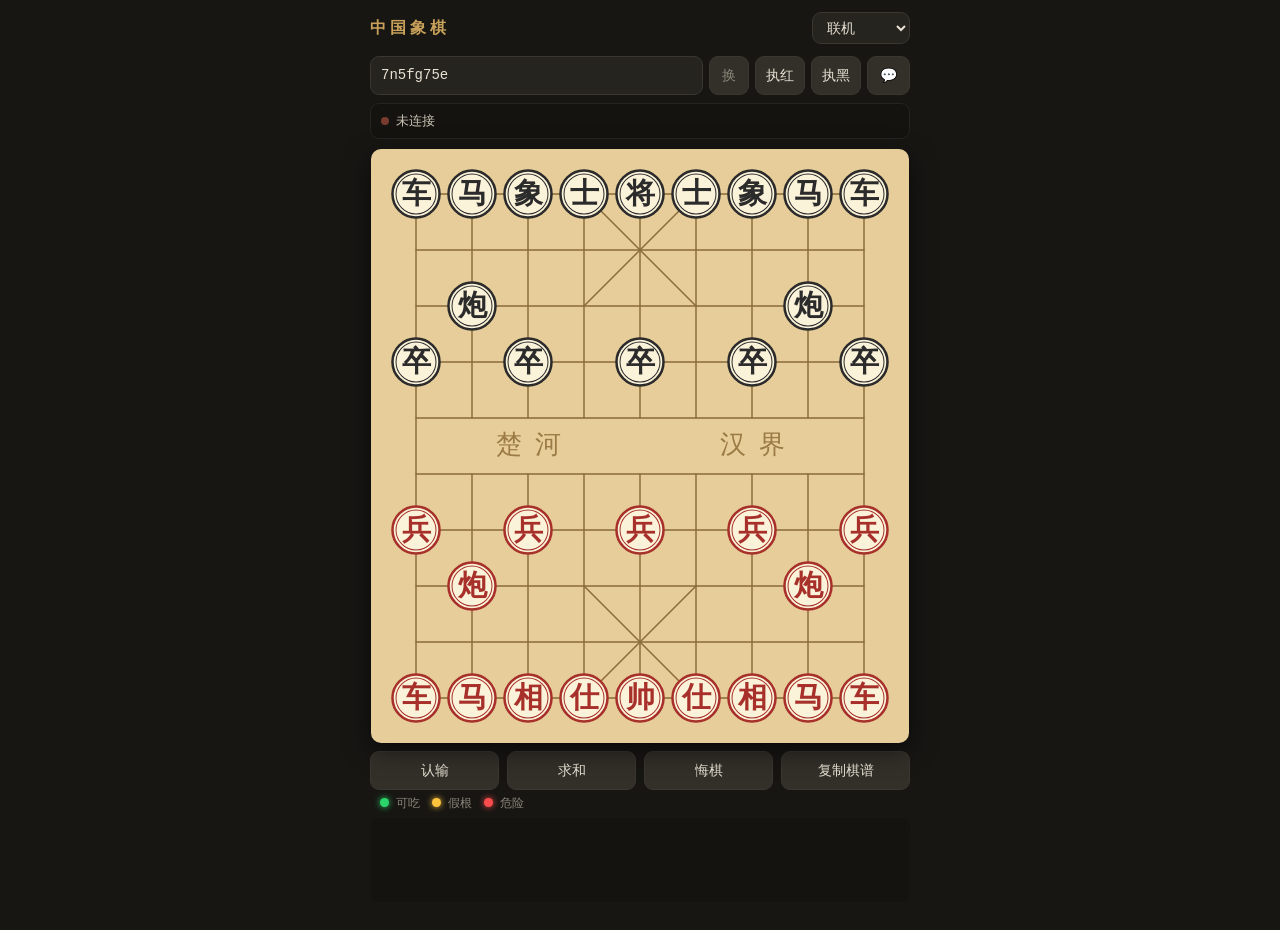
<file: index.html>
<!DOCTYPE html>
<html lang="zh-CN">
<head>
<meta charset="utf-8">
<meta name="viewport" content="width=device-width,initial-scale=1,maximum-scale=1,user-scalable=no,viewport-fit=cover">
<meta name="theme-color" content="#1b1a17">
<title>中国象棋 · 无服务器联机</title>
<link rel="stylesheet" href="style.css">
</head>
<body>
<div id="app">
  <header>
    <h1>中国象棋</h1>
    <select id="mode">
      <option value="local">本地双人</option>
      <option value="mqtt" selected>联机</option>
    </select>
  </header>

  <div class="bar" id="netRow">
    <input id="room" placeholder="房间号" maxlength="24" autocomplete="off" spellcheck="false">
    <button id="btnRand" class="ghost" title="换一个房间号">换</button>
    <button id="btnRed" class="sideBtn">执红</button>
    <button id="btnBlack" class="sideBtn">执黑</button>
    <button id="btnChat" class="ghost" title="聊天">💬</button>
  </div>

  <div id="stat"><span class="dot" id="dot"></span><span id="statText"></span></div>

  <div id="boardWrap">
    <canvas id="board"></canvas>
    <div id="flash"></div>
    <div id="banner"><div class="t"></div></div>
  </div>

  <div id="ask">
    <span id="askText"></span>
    <button id="askYes" class="primary">同意</button>
    <button id="askNo">拒绝</button>
  </div>

  <div class="actions" id="actLocal">
    <button id="btnNew">重开</button>
    <button id="btnUndo">悔棋</button>
    <button id="btnCopy">复制棋谱</button>
  </div>
  <div class="actions" id="actOnline">
    <button id="btnResign">认输</button>
    <button id="btnDraw">求和</button>
    <button id="btnUndoReq">悔棋</button>
    <button id="btnCopy2">复制棋谱</button>
  </div>

  <div id="legend"><i class="lg g"></i>可吃<i class="lg y"></i>假根<i class="lg r"></i>危险</div>

  <div id="chat" class="off">
    <div id="chatLog"></div>
    <div class="bar">
      <input id="chatIn" maxlength="80" placeholder="说点什么" autocomplete="off">
      <button id="chatSend">发送</button>
    </div>
  </div>

  <div id="log"></div>
</div>

<script src="engine.js"></script>
<script src="mate.js"></script>
<script src="mqtt.js"></script>
<script src="app.js"></script>
</body>
</html>
</file>
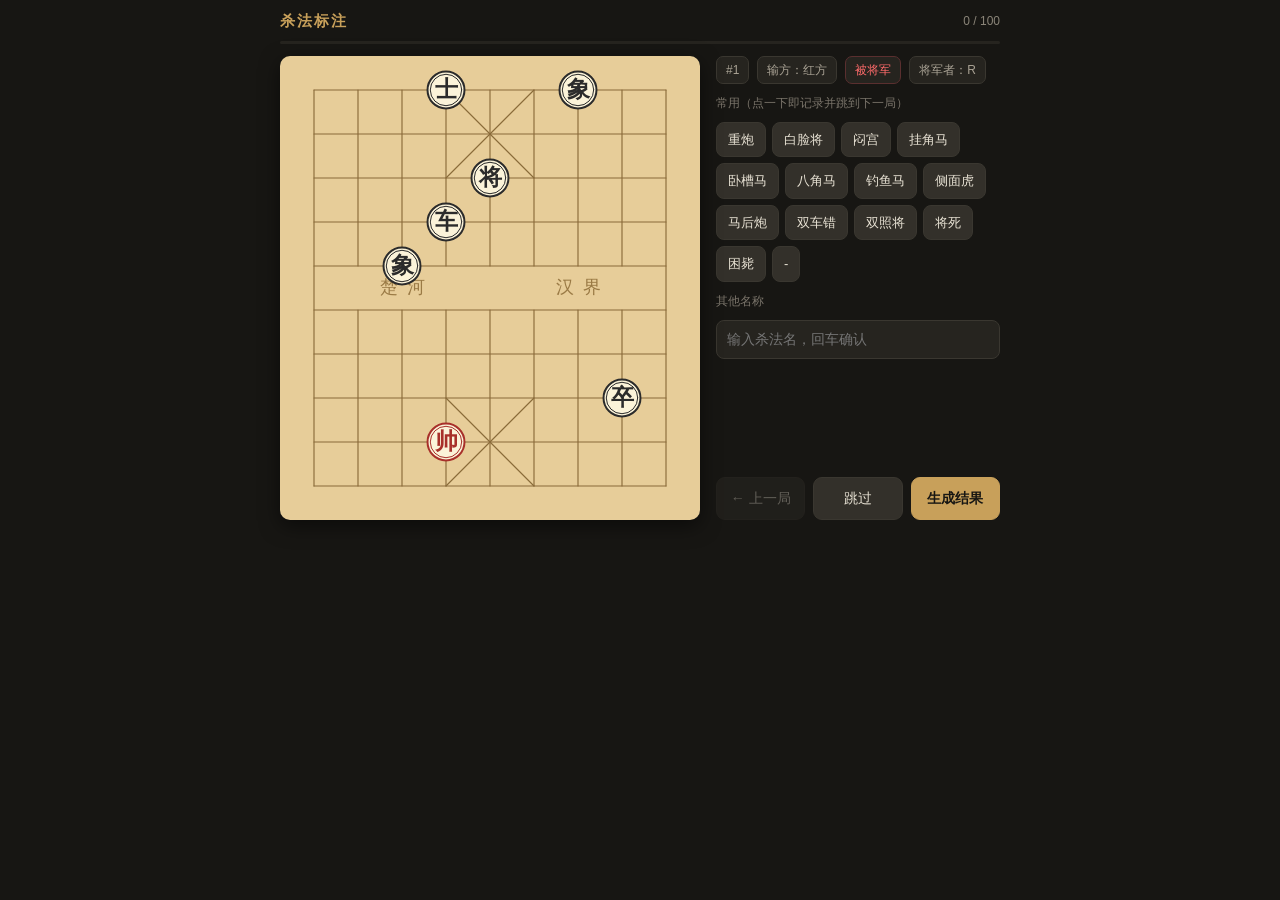
<file: docs/label.html>
<!DOCTYPE html>
<html lang="zh-CN">
<head>
<meta charset="utf-8">
<meta name="viewport" content="width=device-width,initial-scale=1">
<title>杀法标注</title>
<style>
  :root{--bg:#171613;--fg:#e8e2d4;--acc:#c8a05a;--panel:#26241f;--line:#3a3730}
  *{box-sizing:border-box;-webkit-tap-highlight-color:transparent}
  html,body{margin:0;height:100%;background:var(--bg);color:var(--fg);
    font:14px/1.5 -apple-system,BlinkMacSystemFont,"PingFang SC","Microsoft YaHei",sans-serif}
  body{display:flex;flex-direction:column;align-items:center;padding:10px}

  header{width:100%;max-width:720px;display:flex;align-items:center;justify-content:space-between;
    gap:10px;margin-bottom:8px}
  h1{font-size:15px;margin:0;color:var(--acc);letter-spacing:2px;font-weight:600}
  #prog{font-size:12px;color:#8b8579;font-variant-numeric:tabular-nums}
  .bar{width:100%;max-width:720px;height:3px;background:#26241f;border-radius:2px;margin-bottom:12px;overflow:hidden}
  .bar i{display:block;height:100%;width:0;background:var(--acc);transition:width .2s}

  #wrap{width:100%;max-width:720px;display:flex;gap:16px;flex-wrap:wrap;justify-content:center}
  #boardBox{position:relative}
  canvas{border-radius:10px;display:block;box-shadow:0 6px 20px rgba(0,0,0,.5)}

  #side{flex:1;min-width:240px;display:flex;flex-direction:column;gap:10px}
  #meta{display:flex;gap:8px;flex-wrap:wrap;font-size:12px}
  .tag{background:var(--panel);border:1px solid var(--line);border-radius:7px;padding:4px 9px;color:#a9a294}
  .tag.chk{color:#ff6b6b;border-color:#5a2f2f}

  #quick{display:flex;flex-wrap:wrap;gap:6px}
  #quick button{font:inherit;font-size:13px;padding:7px 11px;border-radius:8px;cursor:pointer;
    background:#33302a;color:var(--fg);border:1px solid var(--line);transition:.12s}
  #quick button:hover{background:#3d3931}
  #quick button.sel{background:var(--acc);color:#171613;border-color:var(--acc);font-weight:700}

  #custom{display:flex;gap:6px}
  #custom input{flex:1;font:inherit;padding:8px 10px;border-radius:8px;
    background:var(--panel);border:1px solid var(--line);color:var(--fg);outline:none}

  .nav{display:flex;gap:8px;margin-top:auto}
  .nav button{flex:1;font:inherit;padding:10px;border-radius:9px;cursor:pointer;
    background:#33302a;color:var(--fg);border:1px solid var(--line)}
  .nav button.primary{background:var(--acc);color:#171613;border-color:var(--acc);font-weight:700}
  .nav button:disabled{opacity:.35;cursor:default}

  #result{margin-top:14px;width:100%;max-width:720px;display:none}
  #result.on{display:block}
  textarea{width:100%;height:180px;font:12px/1.6 ui-monospace,Menlo,monospace;
    background:#141310;color:#a9a294;border:1px solid var(--line);border-radius:9px;padding:10px;resize:vertical}

  #toast{position:fixed;left:50%;bottom:24px;transform:translateX(-50%) translateY(80px);
    background:var(--acc);color:#171613;padding:8px 18px;border-radius:20px;font-weight:700;
    font-size:13px;opacity:0;transition:.25s;pointer-events:none}
  #toast.on{opacity:1;transform:translateX(-50%) translateY(0)}

  .hint{font-size:12px;color:#7a746a}
</style>
</head>
<body>

<header>
  <h1>杀法标注</h1>
  <span id="prog">0 / 100</span>
</header>
<div class="bar"><i id="barFill"></i></div>

<div id="wrap">
  <div id="boardBox"><canvas id="board"></canvas></div>

  <div id="side">
    <div id="meta">
      <span class="tag" id="tNo">#1</span>
      <span class="tag" id="tLoser">输方</span>
      <span class="tag" id="tChk">状态</span>
      <span class="tag" id="tAtk">将军者</span>
    </div>

    <div class="hint">常用（点一下即记录并跳到下一局）</div>
    <div id="quick"></div>

    <div class="hint">其他名称</div>
    <div id="custom">
      <input id="customIn" placeholder="输入杀法名，回车确认" autocomplete="off">
    </div>

    <div class="nav">
      <button id="btnPrev">← 上一局</button>
      <button id="btnSkip">跳过</button>
      <button id="btnDone" class="primary">生成结果</button>
    </div>
  </div>
</div>

<div id="result">
  <div class="hint" style="margin-bottom:8px">复制下面内容发给我：</div>
  <textarea id="out" readonly></textarea>
</div>

<div id="toast"></div>

<script>
const NAMES=[
  '重炮','白脸将','闷宫','挂角马','卧槽马','八角马',
  '钓鱼马','侧面虎','马后炮','双车错','双照将','将死','困毙','-'
];

let DATA=[], idx=0, labels={}, canvas, ctx;
const S=44, PAD=34;

function parseFen(fen){
  const rows=fen.split(' ')[0].split('/');
  const b=[];
  for(let y=0;y<10;y++)b.push(new Array(9).fill(null));
  rows.forEach((r,y)=>{
    let x=0;
    for(const c of r){
      if(c>='1'&&c<='9'){x+=+c;continue;}
      b[y][x]={s:c===c.toUpperCase()?'r':'b',t:c.toUpperCase()};
      x++;
    }
  });
  return b;
}

const NM={r:{K:'帅',A:'仕',B:'相',N:'马',R:'车',C:'炮',P:'兵'},
          b:{K:'将',A:'士',B:'象',N:'马',R:'车',C:'炮',P:'卒'}};

function draw(board){
  const W=S*8+PAD*2, H=S*9+PAD*2;
  const dpr=window.devicePixelRatio||1;
  canvas.width=W*dpr; canvas.height=H*dpr;
  canvas.style.width=W+'px'; canvas.style.height=H+'px';
  ctx.setTransform(dpr,0,0,dpr,0,0);

  ctx.fillStyle='#e7cd99';
  ctx.fillRect(0,0,W,H);

  const X=x=>PAD+x*S, Y=y=>PAD+y*S;

  ctx.strokeStyle='#8a6b3a';
  ctx.lineWidth=Math.max(1,S*0.026);
  ctx.lineCap='round';

  for(let y=0;y<10;y++){
    ctx.beginPath();ctx.moveTo(X(0),Y(y));ctx.lineTo(X(8),Y(y));ctx.stroke();
  }
  for(let x=0;x<9;x++){
    ctx.beginPath();
    if(x===0||x===8){ctx.moveTo(X(x),Y(0));ctx.lineTo(X(x),Y(9));}
    else{
      ctx.moveTo(X(x),Y(0));ctx.lineTo(X(x),Y(4));
      ctx.moveTo(X(x),Y(5));ctx.lineTo(X(x),Y(9));
    }
    ctx.stroke();
  }
  ctx.beginPath();
  ctx.moveTo(X(3),Y(0));ctx.lineTo(X(5),Y(2));
  ctx.moveTo(X(5),Y(0));ctx.lineTo(X(3),Y(2));
  ctx.moveTo(X(3),Y(7));ctx.lineTo(X(5),Y(9));
  ctx.moveTo(X(5),Y(7));ctx.lineTo(X(3),Y(9));
  ctx.stroke();

  ctx.fillStyle='#9a7a45';
  ctx.font=Math.round(S*0.42)+'px "KaiTi","STKaiti",serif';
  ctx.textAlign='center';ctx.textBaseline='middle';
  const mid=(Y(4)+Y(5))/2;
  ctx.fillText('楚  河',X(2),mid);
  ctx.fillText('汉  界',X(6),mid);

  for(let y=0;y<10;y++)for(let x=0;x<9;x++){
    const p=board[y][x];
    if(!p)continue;
    const cx=X(x),cy=Y(y),r=S*0.42;
    ctx.beginPath();ctx.arc(cx,cy,r,0,6.2832);
    ctx.fillStyle='#fbf3d9';ctx.fill();
    ctx.lineWidth=Math.max(1.4,S*0.045);
    ctx.strokeStyle=p.s==='r'?'#a8302a':'#2b2b2b';
    ctx.stroke();
    ctx.beginPath();ctx.arc(cx,cy,r*0.85,0,6.2832);
    ctx.lineWidth=Math.max(1,S*0.018);ctx.stroke();
    ctx.fillStyle=p.s==='r'?'#a8302a':'#2b2b2b';
    ctx.font='bold '+Math.round(S*0.52)+'px "KaiTi","STKaiti",serif';
    ctx.fillText(NM[p.s][p.t],cx,cy+S*0.02);
  }
}

function toast(msg){
  const t=document.getElementById('toast');
  t.textContent=msg;
  t.classList.add('on');
  clearTimeout(toast._t);
  toast._t=setTimeout(()=>t.classList.remove('on'),900);
}

function render(){
  const d=DATA[idx];
  if(!d)return;
  draw(parseFen(d.fen));
  document.getElementById('tNo').textContent='#'+d.n;
  document.getElementById('tLoser').textContent='输方：'+d.loser+'方';
  const ck=document.getElementById('tChk');
  ck.textContent=d.checked?'被将军':'未被将军';
  ck.className='tag'+(d.checked?' chk':'');
  document.getElementById('tAtk').textContent='将军者：'+(d.attackers||'无');

  const done=Object.keys(labels).length;
  document.getElementById('prog').textContent=done+' / '+DATA.length;
  document.getElementById('barFill').style.width=(done/DATA.length*100)+'%';

  document.querySelectorAll('#quick button').forEach(b=>{
    b.classList.toggle('sel',labels[d.n]===b.textContent);
  });
  document.getElementById('customIn').value=
    (labels[d.n] && !NAMES.includes(labels[d.n]))?labels[d.n]:'';
  document.getElementById('btnPrev').disabled=idx===0;
}

function label(v){
  const d=DATA[idx];
  labels[d.n]=v;
  toast('已记为 '+v);
  render();
  if(idx<DATA.length-1){ idx++; setTimeout(render,140); }
}

function build(){
  const q=document.getElementById('quick');
  NAMES.forEach(n=>{
    const b=document.createElement('button');
    b.textContent=n;
    b.onclick=()=>label(n);
    q.appendChild(b);
  });
}

function output(){
  const lines=['# 杀法标注结果',''];
  lines.push('| # | 局面 | 输方 | 状态 | 将军者 | 杀法名 |');
  lines.push('|---|---|---|---|---|---|');
  DATA.forEach(d=>{
    const v=labels[d.n]||'(未标)';
    lines.push(`| ${d.n} | \`${d.fen}\` | ${d.loser}方 | ${d.checked?'将军':'未将军'} | ${d.attackers||'无'} | ${v} |`);
  });
  const done=Object.keys(labels).length;
  lines.push('',`已标 ${done}/${DATA.length}`);
  return lines.join('\n');
}

async function boot(){
  canvas=document.getElementById('board');
  ctx=canvas.getContext('2d');
  build();

  document.getElementById('customIn').addEventListener('keydown',e=>{
    if(e.key!=='Enter')return;
    const v=e.target.value.trim();
    if(!v)return;
    label(v);
    e.target.value='';
  });

  document.getElementById('btnPrev').onclick=()=>{ if(idx>0){idx--;render();} };
  document.getElementById('btnSkip').onclick=()=>{ if(idx<DATA.length-1){idx++;render();} };
  document.getElementById('btnDone').onclick=()=>{
    const box=document.getElementById('result');
    box.classList.add('on');
    document.getElementById('out').value=output();
    document.getElementById('out').scrollIntoView({behavior:'smooth'});
  };

  // 标注结果存本地，刷新不丢
  try{
    const saved=localStorage.getItem('mate-labels');
    if(saved)labels=JSON.parse(saved);
  }catch(e){}

  const origLabel=label;
  label=function(v){
    origLabel(v);
    try{localStorage.setItem('mate-labels',JSON.stringify(labels));}catch(e){}
  };

  const res=await fetch('mate100.json');
  DATA=await res.json();
  render();
}

boot().catch(e=>{
  document.body.innerHTML='<p style="color:#ff6b6b;padding:20px">加载数据失败：'+e.message+'</p>';
});
</script>
</body>
</html>
</file>
<file: style.css>
:root{--bg:#171613;--fg:#e8e2d4;--acc:#c8a05a;--panel:#26241f;--line:#3a3730}
  *{box-sizing:border-box;-webkit-tap-highlight-color:transparent}
  html,body{margin:0;background:var(--bg);color:var(--fg);
    font:14px/1.5 -apple-system,BlinkMacSystemFont,"PingFang SC","Microsoft YaHei",sans-serif}
  body{display:flex;justify-content:center;padding:10px 0 28px}
  #app{width:100%;max-width:560px;padding:0 10px}
  h1{font-size:15px;margin:2px 0 10px;color:var(--acc);font-weight:600;letter-spacing:2px}
  .row{display:flex;gap:8px;align-items:center;margin:6px 0;flex-wrap:wrap}
  select,input,button{font:inherit;color:var(--fg);background:var(--panel);
    border:1px solid var(--line);border-radius:9px;padding:8px 10px;outline:none}
  select,input{flex:1;min-width:90px}
  input{font-family:ui-monospace,Menlo,monospace}
  button{cursor:pointer;background:#33302a;transition:transform .12s,background .12s}
  button:active{transform:scale(.97)}
  button.on{background:var(--acc);color:#171613;border-color:var(--acc);font-weight:700}
  #stat{display:flex;align-items:center;gap:7px;font-size:13px;color:#c9c2b3;
    background:#141310;border:1px solid #26241f;border-radius:9px;padding:7px 10px;margin:8px 0}
  .dot{width:8px;height:8px;border-radius:50%;background:#7a3b2f;flex:0 0 auto}
  .dot.ok{background:#4f9d69;box-shadow:0 0 6px #4f9d69}
  #boardWrap{display:flex;justify-content:center;margin:10px 0 8px;position:relative}
  #flash{position:absolute;inset:0;background:#fff;opacity:0;pointer-events:none;
    border-radius:12px;z-index:7}
  #flash.on{animation:flashout .55s ease-out forwards}
  @keyframes flashout{0%{opacity:.9}100%{opacity:0}}
  .bigtext{position:absolute;transform:translate(-50%,-50%);opacity:0;
    font-weight:900;letter-spacing:.06em;pointer-events:none;white-space:nowrap;
    z-index:6;will-change:transform,opacity;
    animation-name:bigpop;animation-fill-mode:forwards;
    animation-timing-function:cubic-bezier(.2,1.8,.35,1)}
  .bigtext.eat{animation-name:eatpop}
  @keyframes bigpop{
    0%{transform:translate(-50%,-50%) scale(.25) rotate(-10deg);opacity:0;filter:blur(12px)}
    24%{transform:translate(-50%,-50%) scale(1.24) rotate(3deg);opacity:1;filter:blur(0)}
    42%{transform:translate(-50%,-50%) scale(.97) rotate(-1deg)}
    64%{transform:translate(-50%,-50%) scale(1.02) rotate(0);opacity:1}
    100%{transform:translate(-50%,-118%) scale(.9);opacity:0}
  }
  @keyframes eatpop{
    0%{transform:translate(-50%,-50%) scale(.2);opacity:0;filter:blur(8px)}
    18%{transform:translate(-50%,-62%) scale(1.3);opacity:1;filter:blur(0)}
    38%{transform:translate(-50%,-58%) scale(1)}
    100%{transform:translate(-50%,-150%) scale(.8);opacity:0}
  }
  #banner{position:absolute;inset:0;display:none;flex-direction:column;
    align-items:center;justify-content:center;pointer-events:none;text-align:center}
  #banner.on{display:flex}
  #banner .t{font-size:42px;font-weight:900;letter-spacing:8px;
    animation:pop .55s cubic-bezier(.2,1.7,.4,1) both;text-indent:8px}
  #banner .s{margin-top:6px;font-size:13px;letter-spacing:3px;opacity:.9;
    animation:fadein .5s .28s ease both}
  @keyframes pop{from{transform:scale(.25) rotate(-6deg);opacity:0;filter:blur(8px)}
                 to{transform:scale(1) rotate(0);opacity:1;filter:blur(0)}}
  @keyframes fadein{from{opacity:0;transform:translateY(6px)}to{opacity:.9;transform:none}}
  canvas{border-radius:10px;box-shadow:0 8px 26px rgba(0,0,0,.55);touch-action:manipulation;display:block}
  header{display:flex;align-items:center;justify-content:space-between;gap:10px;margin:2px 0 12px}
  header h1{font-size:16px;margin:0;color:var(--acc);font-weight:600;letter-spacing:4px}
  header select{flex:0 0 auto;width:auto;padding:6px 10px}
  .bar{display:flex;gap:6px;align-items:center;margin:6px 0}
  .bar input{flex:1;min-width:80px}
  .bar .ghost{padding:8px 12px;color:#8b8579}
  .actions{display:flex;gap:8px;margin:8px 0 4px}
  .actions button{flex:1}
  #actOnline{display:none}
  #ask{display:none;align-items:center;gap:8px;background:#2a2620;
    border:1px solid #4a3f2a;border-radius:9px;padding:8px 10px;margin:6px 0}
  #ask.show{display:flex}
  #ask span{flex:1;font-size:13px;color:#ddd6c7}
  #ask button{flex:0 0 auto;padding:6px 14px}
  #legend{font-size:12px;color:#8b8579;margin:2px 0 6px;display:flex;align-items:center;gap:2px}
  #legend .lg{width:9px;height:9px;border-radius:50%;display:inline-block;margin:0 5px 0 10px}
  #legend .lg.g{background:#2bd66a;box-shadow:0 0 6px #2bd66a}
  #legend .lg.y{background:#ffc53d;box-shadow:0 0 6px #ffc53d}
  #legend .lg.r{background:#ff4d4d;box-shadow:0 0 6px #ff4d4d}
  #legend .lg.none{background:#5a564d}
  #log{height:84px;overflow:auto;font-size:12px;color:#9d968a;background:#141310;
    border-radius:9px;padding:6px 9px;font-family:ui-monospace,Menlo,monospace;white-space:pre-wrap}
  .tip{font-size:12px;color:#807a6e;margin:4px 0 0}

/* 聊天 */
#chat{display:none;flex-direction:column;gap:6px;margin:6px 0}
#chat.on{display:flex}
#chat.off{display:none}
#chatLog{height:120px;overflow-y:auto;background:#141310;border:1px solid #26241f;
  border-radius:9px;padding:7px 9px;font-size:13px;line-height:1.6}
#chatLog .m{word-break:break-word}
#chatLog .me{color:#c8a05a}
#chatLog .op{color:#8fb2d9}
#chatLog .sys{color:#7a746a;font-size:12px}
#chatLog .who{opacity:.75;margin-right:4px}
</file>
